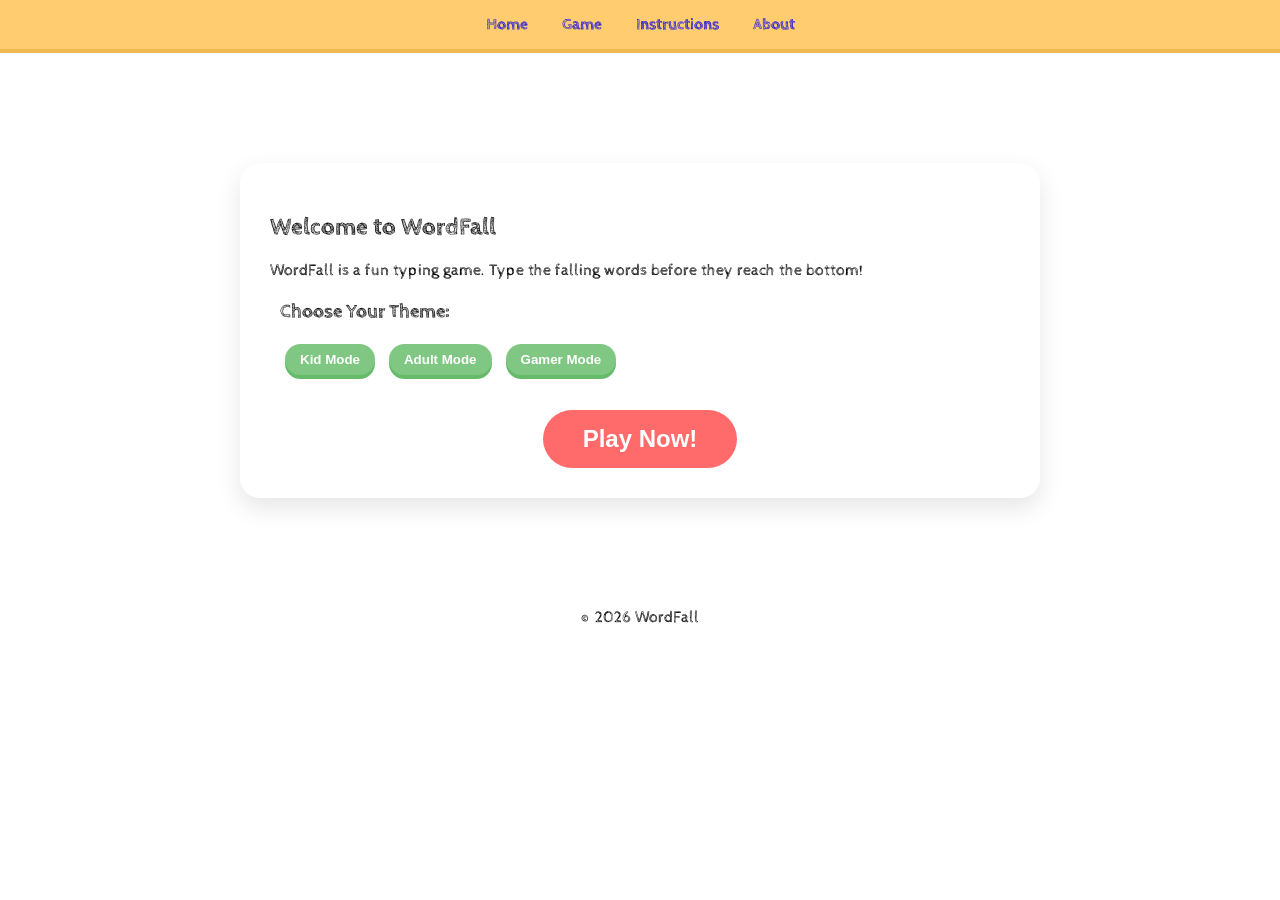
<file: index.html>
<!DOCTYPE html>
<html lang="en">
<head>
    <meta charset="UTF-8">
    <meta name="viewport" content="width=device-width, initial-scale=1.0">
    <meta name="description" content="WordFall: A fast-paced typing game with Kid, Adult, and Gamer modes!">
    <title>WordFall - Home</title>
    
    <!-- CSS & Fonts -->
    <link rel="stylesheet" href="style.css">
    <link rel="preconnect" href="https://fonts.googleapis.com">
    <link rel="preconnect" href="https://fonts.gstatic.com" crossorigin>
    <link href="https://fonts.googleapis.com/css2?family=Cabin+Sketch:wght@400;700&display=swap" rel="stylesheet">
</head>

<body class="kid">

    <!-- Header & Navigation -->
    <header>
        <nav aria-label="Main Navigation">
            <a href="index.html">Home</a>
            <a href="game.html">Game</a>
            <a href="instructions.html">Instructions</a>
            <a href="about.html">About</a>
        </nav>
    </header>

    <!-- Main Content -->
    <main class="container">
        <article class="about-card">
            <h1>Welcome to WordFall</h1>

            <p>
                WordFall is a fun typing game. Type the falling words before they reach the bottom!
            </p>

            <!-- MODE SELECTOR -->
            <section class="mode-selector" aria-labelledby="mode-heading">
                <h2 id="mode-heading" style="font-size: 1.2rem;">Choose Your Theme:</h2>
                <button type="button" onclick="setMode('kid')"> Kid Mode</button>
                <button type="button" onclick="setMode('adult')"> Adult Mode</button>
                <button type="button" onclick="setMode('gamer')"> Gamer Mode</button>
            </section>

            <!-- START ACTION -->
            <div style="text-align:center; margin-top:30px;">
                <!-- If this goes to a new page, use an <a> tag styled as a button -->
                <button class="contact-btn email" onclick="startGame()" style="font-size: 1.5rem; padding: 15px 40px; border: none; cursor: pointer;">
                    Play Now!
                </button>
            </div>
        </article>
    </main>

    <!-- Footer (Optional but nice) -->
    <footer>
        <p>&copy; 2026 WordFall </p>
    </footer>

    <script src="script.js"></script>
</body>
</html>
</file>
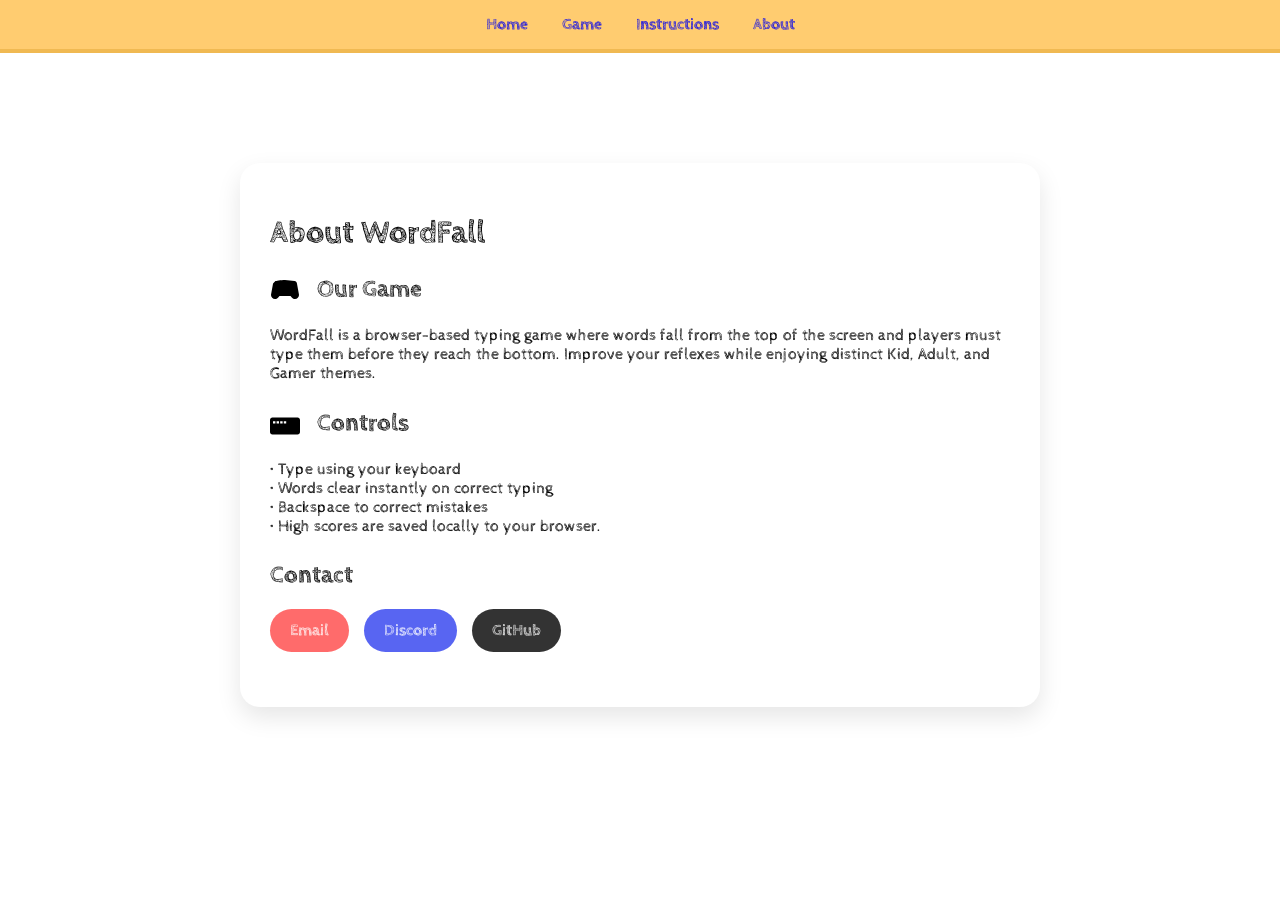
<file: about.html>
<!DOCTYPE html>
<html lang="en">
<head>
    <meta charset="UTF-8">
    <meta name="viewport" content="width=device-width, initial-scale=1.0">
    <title>About - WordFall</title>
    <link rel="stylesheet" href="style.css">
    <style>
        /* Small tweak to ensure SVGs align with headers */
        h2 svg {
            vertical-align: middle;
            margin-right: 10px;
            fill: currentColor; /* This makes the icon match the text color! */
        }
        /* Ensure the path inside the SVG also inherits the color */
        h2 svg path, h2 svg g {
            fill: currentColor !important;
        }
    </style>
</head>

<body class="kid">

    <nav>
        <a href="index.html">Home</a>
        <a href="game.html">Game</a>
        <a href="instructions.html">Instructions</a>
        <a href="about.html">About</a>
    </nav>

    <div class="container">
        <div class="about-card">
            <h1>About WordFall</h1>

            <!-- Game Section -->
            <div class="about-section">
                <h2>
                    <svg width='32' height='32' viewBox='0 0 32 32'>
                        <path d="M 15 6 C 10.933 6 5.402 7.059 5.396 7.06 L 3.054 9.445 L 1.083 20.179 C 1.031 20.445 1 20.719 1 21 C 1 23.209 2.791 25 5 25 C 6.186 25 7.24 24.472 7.972 23.652 L 9.5 22 L 20.5 22 L 22.013 23.66 C 22.759 24.472 23.813 25 25 25 C 27.209 25 29 23.209 29 21 C 29 20.719 28.968 20.445 28.914 20.181 L 26.949 9.449 C 26.721 8.249 25.792 7.303 24.603 7.06 C 19.066 6 15 6 z M 8 12 C 8.552 12 9 12.448 9 13 L 9 17 C 9 17.552 8.552 18 8 18 C 7.448 18 7 17.552 7 17 L 7 13 C 7 12.448 7.448 12 8 12 z M 22 12 C 22.552 12 23 12.448 23 13 C 23 13.552 22.552 14 22 14 C 21.448 14 21 13.552 21 13 C 21 12.448 21.448 12 22 12 z"/>
                    </svg>
                    Our Game
                </h2>
                <p>
                    WordFall is a browser-based typing game where words fall from the top
                    of the screen and players must type them before they reach the bottom.
                    Improve your reflexes while enjoying distinct Kid, Adult, and Gamer themes.
                </p>
            </div>

            <!-- Keybinds Section -->
            <div class="about-section">
                <h2>
                    <svg width='32' height='32' viewBox='0 0 32 32'>
                        <path d="M 4 16 C 1.792 16 0 17.792 0 20 L 0 40 C 0 42.207 1.792 44 4 44 L 46 44 C 48.207 44 50 42.207 50 40 L 50 20 C 50 17.792 48.207 16 46 16 Z M 5 22 L 9 22 L 9 26 L 5 26 Z M 11 22 L 15 22 L 15 26 L 11 26 Z M 17 22 L 21 22 L 21 26 L 17 26 Z M 23 22 L 27 22 L 27 26 L 23 26 Z" transform="scale(0.6)"/>
                    </svg>
                    Controls
                </h2>
                <p>
                    • Type using your keyboard<br>
                    • Words clear instantly on correct typing<br>
                    • Backspace to correct mistakes<br>
                    • High scores are saved locally to your browser.
                </p>
            </div>

            <!-- Contact Section -->
            <div class="about-section">
                <h2>Contact</h2>
                <div class="contact-row">
                    <a href="mailto:phyozawaung005@email.com" class="contact-btn email">Email</a>
                    <a href="https://discord.com/users/1257900432802713695" target="_blank" class="contact-btn discord">Discord</a>
                    <a href="https://github.com/phyozawaung005" target="_blank" class="contact-btn github">GitHub</a>
                </div>
            </div>

        </div>
    </div>

    <script src="script.js"></script>
</body>
</html>
</file>
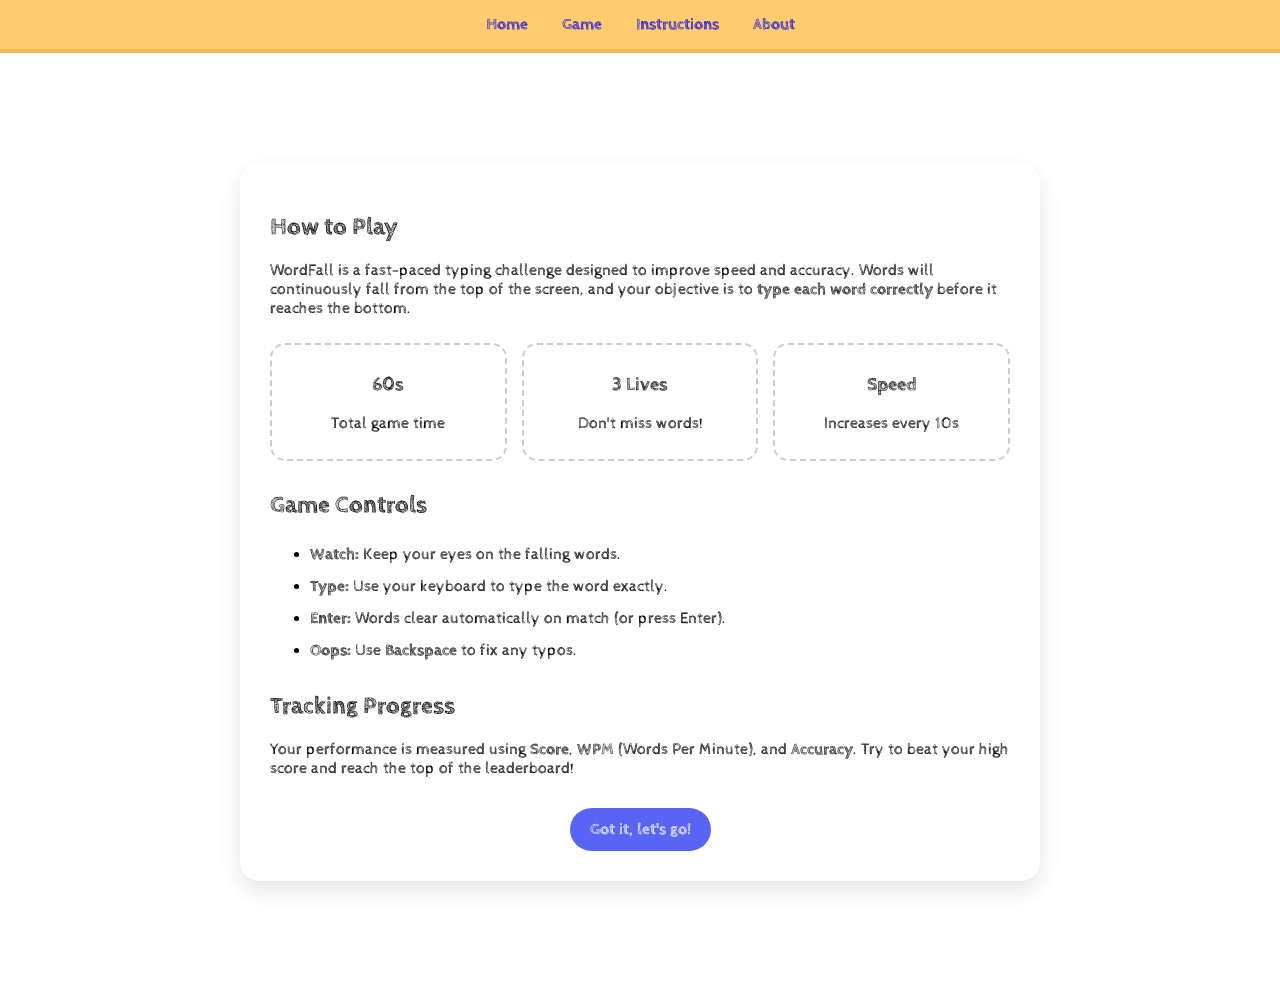
<file: instructions.html>
<!DOCTYPE html>
<html lang="en">
<head>
    <meta charset="UTF-8">
    <meta name="viewport" content="width=device-width, initial-scale=1.0">
    <title>Instructions - WordFall</title>
    <link rel="stylesheet" href="style.css">
    <!-- Cabin Sketch Font for Kid Mode -->
    <link href="https://fonts.googleapis.com/css2?family=Cabin+Sketch:wght@400;700&display=swap" rel="stylesheet">
</head>
<body class="kid">

    <!-- ===== NAVBAR ===== -->
    <nav aria-label="Main Navigation">
        <a href="index.html">Home</a>
        <a href="game.html">Game</a>
        <a href="instructions.html">Instructions</a>
        <a href="about.html">About</a>
    </nav>

    <!-- ===== INSTRUCTIONS CARD ===== -->
    <main class="container">
        <article class="about-card">
            <h1> How to Play</h1>

            <section class="about-section">
                <p>
                    WordFall is a fast-paced typing challenge designed to improve speed and 
                    accuracy. Words will continuously fall from the top of the screen, and 
                    your objective is to <strong>type each word correctly</strong> before it reaches the bottom.
                </p>
            </section>

            <!-- Quick Steps Grid -->
            <section class="contact-row" style="justify-content: center; text-align: center; margin-bottom: 30px;">
                <div style="flex: 1; min-width: 150px; padding: 10px; border: 2px dashed #ccc; border-radius: 15px;">
                    <h3> 60s</h3>
                    <p>Total game time</p>
                </div>
                <div style="flex: 1; min-width: 150px; padding: 10px; border: 2px dashed #ccc; border-radius: 15px;">
                    <h3> 3 Lives</h3>
                    <p>Don't miss words!</p>
                </div>
                <div style="flex: 1; min-width: 150px; padding: 10px; border: 2px dashed #ccc; border-radius: 15px;">
                    <h3> Speed</h3>
                    <p>Increases every 10s</p>
                </div>
            </section>

            <section class="about-section">
                <h2> Game Controls</h2>
                <ul style="line-height: 2;">
                    <li><strong>Watch:</strong> Keep your eyes on the falling words.</li>
                    <li><strong>Type:</strong> Use your keyboard to type the word exactly.</li>
                    <li><strong>Enter:</strong> Words clear automatically on match (or press Enter).</li>
                    <li><strong>Oops:</strong> Use <strong>Backspace</strong> to fix any typos.</li>
                </ul>
            </section>

            <section class="about-section">
                <h2> Tracking Progress</h2>
                <p>
                    Your performance is measured using <strong>Score</strong>, <strong>WPM</strong> (Words Per Minute), 
                    and <strong>Accuracy</strong>. Try to beat your high score and reach the top of the leaderboard!
                </p>
            </section>

            <!-- Back to Home Action -->
            <div style="text-align:center; margin-top:30px;">
                <a href="index.html" class="contact-btn discord" style="display: inline-block;">Got it, let's go!</a>
            </div>
        </article>
    </main>

    <script src="script.js"></script>
</body>
</html>
</file>
<file: style.css>
/* =========================================
   1. GLOBAL & FONTS
   ========================================= */
@import url('https://fonts.googleapis.com/css2?family=Cabin+Sketch:wght@400;700&display=swap');

body {
    margin: 0;
    font-family: Arial, sans-serif;
    text-align: center;
    transition: background 0.4s, color 0.4s;
    overflow-x: hidden;
}

.container {
    max-width: 800px;
    margin: 40px auto;
    padding: 20px;
}

section {
    margin-bottom: 30px;
}

h2 {
    margin-top: 20px;
}

/* =========================================
   2. NAVIGATION & UI ELEMENTS
   ========================================= */
nav {
    padding: 15px;
    transition: 0.4s;
}

nav a {
    margin: 0 15px;
    text-decoration: none;
    font-weight: bold;
}

.mode-selector {
    margin: 10px;
}

.mode-selector button {
    padding: 8px 15px;
    margin: 5px;
    border-radius: 20px;
    border: none;
    cursor: pointer;
    font-weight: bold;
    transition: transform 0.2s;
}

.mode-selector button:hover {
    transform: scale(1.1);
}

.game-info {
    margin-top: 10px;
    font-size: 18px;
    display: flex;
    justify-content: center;
    gap: 20px;
    flex-wrap: wrap;
}

#game-area {
    position: relative;
    height: 400px;
    width: 80%;
    margin: 20px auto;
    overflow: hidden;
    transition: 0.4s;
    border-radius: 15px;
}

.word {
    position: absolute;
    font-size: 22px;
    font-weight: bold;
    white-space: nowrap;
}

#input {
    padding: 12px;
    width: 280px;
    font-size: 18px;
    border-radius: 15px;
    border: 2px solid #ccc;
    outline: none;
    margin-bottom: 20px;
}

/* =========================================
   3. THEME MODES (KID, ADULT, GAMER)
   ========================================= */

/* --- KID MODE (Fun & Bubbly) --- */
body.kid {
    background: linear-gradient(to bottom, #a8e6ff, #ffffff);
    background-image: radial-gradient(#fff 20%, transparent 20%), 
                      radial-gradient(#fff 20%, transparent 20%);
    background-size: 80px 80px;
    background-position: 0 0, 40px 40px;
    font-family: "Cabin Sketch", "Comic Sans MS", cursive;
}

body.kid nav { 
    background: #ffcc70; 
    border-bottom: 4px solid #f0b952;
}

body.kid #game-area { 
    background: #fff9c4; 
    border: 5px dashed #ff6f61; 
    animation: float 4s ease-in-out infinite;
}

body.kid .word {
    background: white;
    padding: 5px 12px;
    border-radius: 15px;
    border: 2px solid #a8e6ff;
    color: #ff6f61;
}

body.kid .mode-selector button {
    background: #81c784;
    color: white;
    box-shadow: 0 4px 0 #66bb6a;
}

/* --- ADULT MODE (Professional) --- */
body.adult {
    background: #f4f4f4;
    color: #333;
}
body.adult nav { background: #333; }
body.adult nav a { color: white; }
body.adult #game-area { background: white; border: 2px solid #555; }

/* --- GAMER MODE (Neon & Dark) --- */
body.gamer {
    background-color: #000 !important; 
    color: #00ffcc;
    font-family: "Courier New", monospace;
}

body.gamer nav { background: black; border-bottom: 2px solid #00ffcc; }
body.gamer nav a { color: #00ffcc; }

body.gamer #game-area { 
    background: #1a1a1a; 
    border: 2px solid #00ffcc; 
    box-shadow: 0 0 20px rgba(0, 255, 204, 0.2);
}

body.gamer .about-card {
    background-color: #111; 
    color: #00ffcc; 
    box-shadow: 0 0 25px rgba(0, 255, 204, 0.3);
    border: 1px solid #00ffcc;
}

body.gamer h1, body.gamer h2 { color: #00ffcc; }
body.gamer .contact-btn { box-shadow: 0 0 10px rgba(0, 255, 204, 0.4); }
body.gamer #input {
    background: #222;
    color: #00ffcc;
    border: 1px solid #00ffcc;
}

/* =========================================
   4. ABOUT CARD & CONTACT BUTTONS
   ========================================= */
.about-card {
    max-width: 800px;
    margin: 50px auto;
    padding: 30px;
    background: white;
    border-radius: 20px;
    box-shadow: 0 10px 25px rgba(0,0,0,0.1);
    text-align: left;
}

.about-section {
    margin-bottom: 25px;
}

.contact-row {
    display: flex;
    gap: 15px;
    flex-wrap: wrap;
    margin-top: 15px;
}

.contact-btn {
    padding: 12px 20px;
    border-radius: 30px;
    text-decoration: none;
    font-weight: bold;
    color: white;
    transition: 0.3s ease;
    border: none;
    cursor: pointer;
}

.email { background-color: #ff6b6b; }
.discord { background-color: #5865F2; }
.github { background-color: #333; }

.contact-btn:hover {
    transform: scale(1.05);
    opacity: 0.9;
}

/* =========================================
   5. OVERLAYS (MODALS & SCREENS)
   ========================================= */

.modal, .game-over, .leaderboard-screen {
    position: fixed;
    inset: 0;
    background: rgba(0, 0, 0, 0.85);
    display: none; 
    justify-content: center;
    align-items: center;
    z-index: 9999;
}

.modal.show, .game-over.show, .leaderboard-screen.show {
    display: flex;
}

.modal-box, .modal-content, .game-over-box, .leaderboard-box {
    background: white;
    padding: 30px;
    border-radius: 20px;
    width: 380px;
    text-align: center;
    box-shadow: 0 20px 40px rgba(0,0,0,0.4);
    animation: popup 0.4s cubic-bezier(0.175, 0.885, 0.32, 1.275);
}

#leaderboardList {
    list-style: none;
    padding: 0;
    text-align: left;
}

#leaderboardList li {
    margin: 10px 0;
    padding: 10px;
    background: #f9f9f9;
    border-radius: 10px;
    font-weight: bold;
    font-size: 14px;
    color: #333;
}

.game-over h1 {
    font-size: 45px;
    color: #ff4757;
    margin-bottom: 10px;
}

/* Damage Flash Effect */
body.damage {
    background: rgba(255, 0, 0, 0.4) !important;
}

/* =========================================
   6. ANIMATIONS
   ========================================= */

@keyframes popup {
    0% { transform: scale(0.5); opacity: 0; }
    100% { transform: scale(1); opacity: 1; }
}

@keyframes float {
    0% { transform: translateY(0px); }
    50% { transform: translateY(-12px); }
    100% { transform: translateY(0px); }
}

.cabin-sketch-regular { font-family: "Cabin Sketch", sans-serif; font-weight: 400; }
.cabin-sketch-bold { font-family: "Cabin Sketch", sans-serif; font-weight: 700; }
</file>
